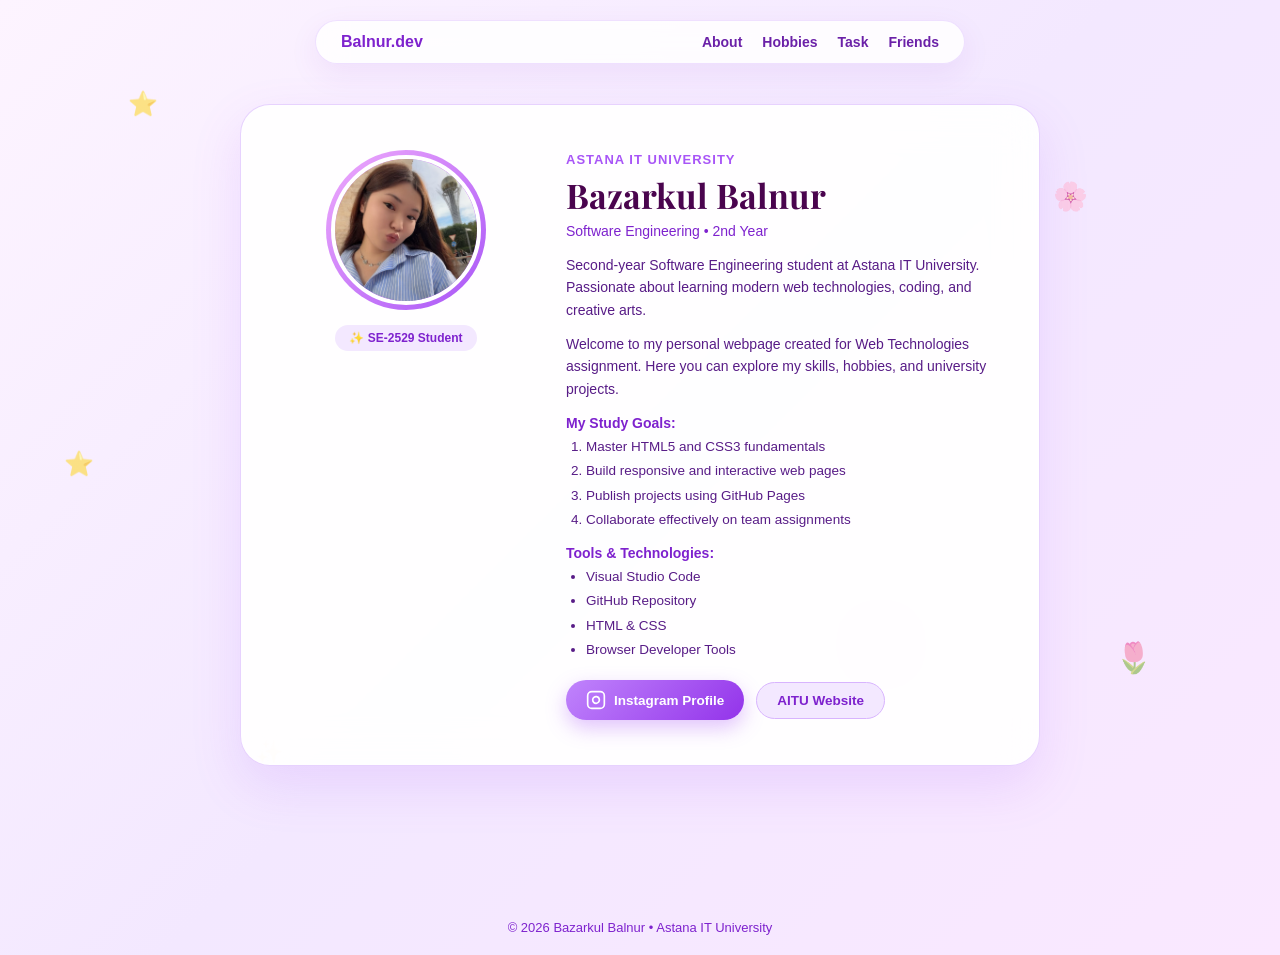
<file: index.html>
<!DOCTYPE html>
<html lang="en">
<head>
    <meta charset="UTF-8">
    <meta name="viewport" content="width=device-width, initial-scale=1.0">
    <title>Bazarkul Balnur | Portfolio</title>
    <link rel="stylesheet" href="styles.css">
    <link href="https://fonts.googleapis.com/css2?family=Outfit:wght@300;400;500;600;700&family=Playfair+Display:ital,wght@0,600;1,400&display=swap" rel="stylesheet">
</head>
<body>

    <div class="magic-bg">
        <div class="sparkle s1">⭐</div>
        <div class="sparkle s2">🌸</div>
        <div class="sparkle s3">✨</div>
        <div class="sparkle s4">🌷</div>
        <div class="sparkle s5">⭐</div>
        <div class="sparkle s6">🌸</div>
    </div>

    <nav class="glass-nav">
        <div class="nav-brand">Balnur.dev</div>
        <ul>
            <li><a onclick="showSection('about')" style="cursor: pointer;">About</a></li>
            <li><a onclick="showSection('hobbies')" style="cursor: pointer;">Hobbies</a></li>
            <li><a href="tasks.html">Task</a></li>
            <li><a onclick="showSection('friends')" style="cursor: pointer;">Friends</a></li>
        </ul>
    </nav>

    <main class="main-container">
        
        <section id="about" class="hero-card active-section">
            <div class="profile-layout">
                <div class="avatar-column">
                    <div class="avatar-ring">
                        <img src="avatar.jpg" alt="Bazarkul Balnur profile picture" class="user-avatar" onerror="this.src='https://images.unsplash.com/photo-1534528741775-53994a69daeb?w=500'">
                    </div>
                    <div class="status-badge">✨ SE-2529 Student</div>
                </div>

                <div class="info-column">
                    <span class="university-tag">Astana IT University</span>
                    <h1 class="user-name">Bazarkul Balnur</h1>
                    <p class="user-role">Software Engineering • 2nd Year</p>
                    
                    <p class="user-bio">
                        Second-year Software Engineering student at Astana IT University. Passionate about learning modern web technologies, coding, and creative arts.
                    </p>
                    <p class="user-bio">
                        Welcome to my personal webpage created for Web Technologies assignment. Here you can explore my skills, hobbies, and university projects.
                    </p>

                    <div class="list-box">
                        <h3>My Study Goals:</h3>
                        <ol class="assignment-ol">
                            <li>Master HTML5 and CSS3 fundamentals</li>
                            <li>Build responsive and interactive web pages</li>
                            <li>Publish projects using GitHub Pages</li>
                            <li>Collaborate effectively on team assignments</li>
                        </ol>
                    </div>

                    <div class="list-box">
                        <h3>Tools & Technologies:</h3>
                        <ul class="assignment-ul">
                            <li>Visual Studio Code</li>
                            <li>GitHub Repository</li>
                            <li>HTML & CSS</li>
                            <li>Browser Developer Tools</li>
                        </ul>
                    </div>

                    <div class="action-row" style="margin-top: 20px;">
                        <a href="https://www.instagram.com/balnur_muxankyzy_?stkn=MW1kNTU1ZHZtZGFreg%3D%3D&utm_source=qr" target="_blank" class="instagram-btn">
                            <svg class="insta-icon" viewBox="0 0 24 24" width="20" height="20" stroke="currentColor" stroke-width="2" fill="none"><rect x="2" y="2" width="20" height="20" rx="5" ry="5"></rect><path d="M16 11.37A4 4 0 1 1 12.63 8 4 4 0 0 1 16 11.37z"></path><line x1="17.5" y1="6.5" x2="17.51" y2="6.5"></line></svg>
                            <span>Instagram Profile</span>
                        </a>
                        <a href="https://astanait.edu.kz" target="_blank" class="secondary-link-btn">AITU Website</a>
                    </div>
                </div>
            </div>
        </section>

        <section id="hobbies" class="hero-card hidden-section">
            <div class="info-column full-width">
                <span class="university-tag">Interests & Passions</span>
                <h1 class="user-name">My Hobbies</h1>
                <p class="user-bio">Things I love to do in my free time:</p>
                
                <div class="hobbies-grid-large">
                    <div class="hobby-card-item">
                        <span class="hobby-icon">🎵</span>
                        <h3>Playing Dombra</h3>
                        <p>Enjoying traditional Kazakh melodies and bringing peace through music.</p>
                    </div>
                    <div class="hobby-card-item">
                        <span class="hobby-icon">✍️</span>
                        <h3>Writing Poems</h3>
                        <p>Expressing thoughts, emotions, and creativity through verses.</p>
                    </div>
                    <div class="hobby-card-item">
                        <span class="hobby-icon">📚</span>
                        <h3>Reading Books</h3>
                        <p>Exploring fiction and self-development literature to expand horizons.</p>
                    </div>
                </div>
            </div>
        </section>

        <section id="friends" class="hero-card hidden-section">
            <div class="info-column full-width text-center">
                <span class="university-tag">Best Friend & Teammate</span>
                <h1 class="user-name">Friends</h1>
                
                <div class="friend-card-content-large">
                    <div class="friend-photos-grid">
                        <img src="friend1.jpg" alt="Ayazhan and Balnur photo 1" class="shared-photo" onerror="this.src='https://images.unsplash.com/photo-1529156069898-49953e39b3ac?w=500'">
                        <img src="friend2.jpg" alt="Ayazhan and Balnur photo 2" class="shared-photo" onerror="this.src='https://images.unsplash.com/photo-1517841905240-472988babdf9?w=500'">
                    </div>

                    <div class="friend-text-box">
                        <h2>My Soulmate & Partner in Crime 🌸</h2>
                        <p class="user-bio">
                            Ever since our 1st year, my amazing friend Ayazhan and I have been doing all our group projects and university assignments together! We always work hard side by side and consistently get the highest scores. All our brightest university moments and achievements are the result of our strong teamwork! ✨
                        </p>

                        <a href="https://youtube.com/shorts/Tz8qyCKa01o?si=RLAMjOqoi4_MPEoV" target="_blank" class="youtube-btn">
                            <svg class="yt-icon" viewBox="0 0 24 24" width="22" height="22" stroke="currentColor" stroke-width="2" fill="none"><path d="M22.54 6.42a2.78 2.78 0 0 0-1.95-1.96C18.88 4 12 4 12 4s-6.88 0-8.59.46a2.78 2.78 0 0 0-1.95 1.96A29 29 0 0 0 1 12a29 29 0 0 0 .46 5.58 2.78 2.78 0 0 0 1.95 1.96C5.12 20 12 20 12 20s6.88 0 8.59-.46a2.78 2.78 0 0 0 1.95-1.96A29 29 0 0 0 23 12a29 29 0 0 0-.46-5.58z"></path><polygon points="9.75 15.02 15.5 12 9.75 8.98 9.75 15.02" fill="currentColor"></polygon></svg>
                            <span>Watch Our YouTube Video</span>
                        </a>
                    </div>
                </div>
            </div>
        </section>

    </main>

    <footer class="site-footer">
        <p>&copy; 2026 Bazarkul Balnur • Astana IT University</p>
    </footer>

    <script>
        function showSection(sectionId) {
            const sections = document.querySelectorAll('.hero-card');
            sections.forEach(sec => {
                sec.classList.remove('active-section');
                sec.classList.add('hidden-section');
            });
            const target = document.getElementById(sectionId);
            if (target) {
                target.classList.remove('hidden-section');
                target.classList.add('active-section');
            }
        }
    </script>
</body>
</html>
</file>
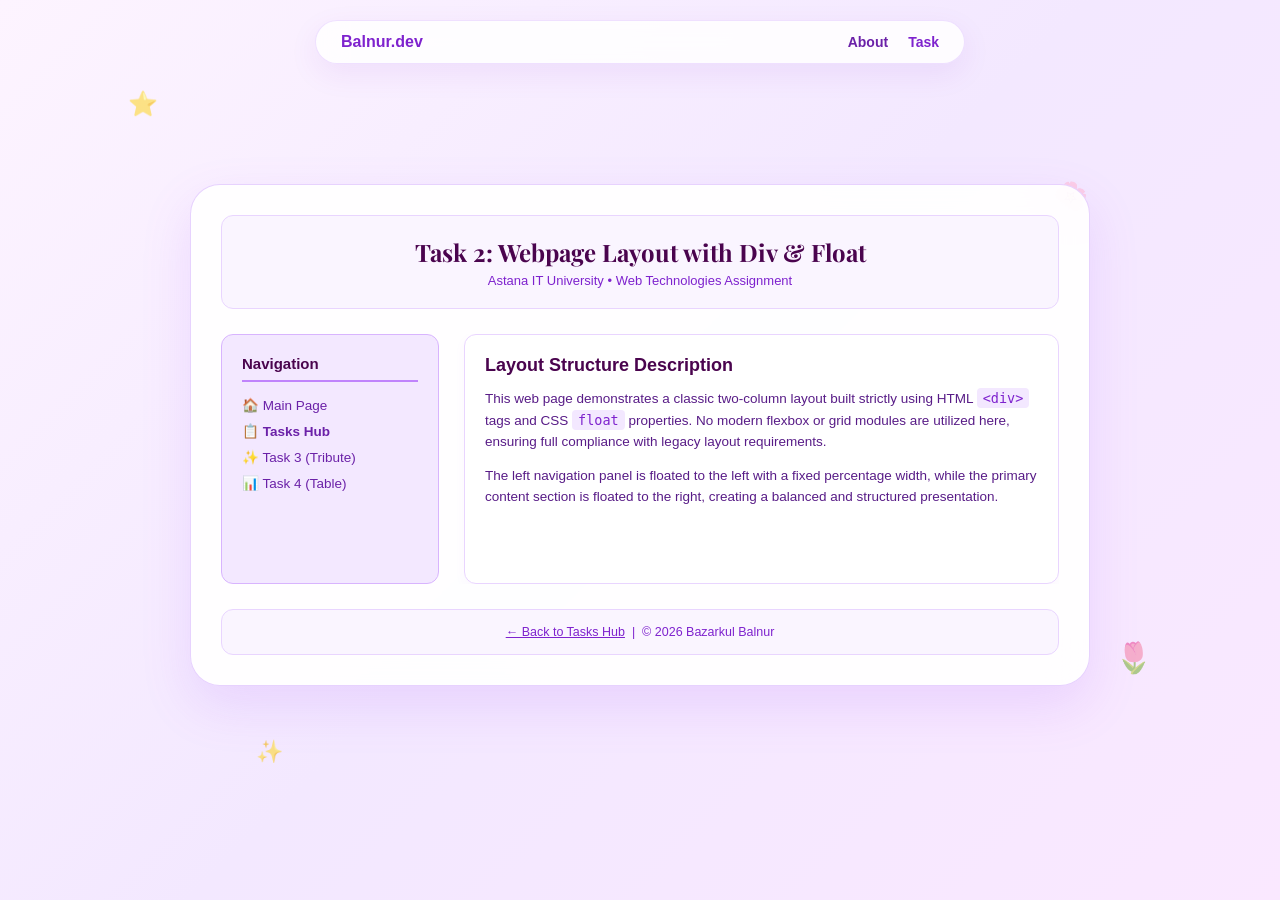
<file: task2.html>
<!DOCTYPE html>
<html lang="en">
<head>
    <meta charset="UTF-8">
    <meta name="viewport" content="width=device-width, initial-scale=1.0">
    <title>Task 2 | Webpage Layout with Div & Float</title>
    <link rel="stylesheet" href="styles.css">
    <link href="https://fonts.googleapis.com/css2?family=Outfit:wght@300;400;500;600;700&family=Playfair+Display:ital,wght@0,600;1,400&display=swap" rel="stylesheet">
</head>
<body>

    <div class="magic-bg">
        <div class="sparkle s1">⭐</div>
        <div class="sparkle s2">🌸</div>
        <div class="sparkle s3">✨</div>
        <div class="sparkle s4">🌷</div>
    </div>

    <nav class="glass-nav">
        <div class="nav-brand">Balnur.dev</div>
        <ul>
            <li><a href="index.html">About</a></li>
            <li><a href="tasks.html" style="color: #7e22ce; font-weight: 700;">Task</a></li>
        </ul>
    </nav>

    <main class="main-container">
        <div class="hero-card" style="max-width: 900px; padding: 30px;">
            
            <header style="background: #faf5ff; padding: 20px; border-radius: 12px; text-align: center; margin-bottom: 25px; border: 1px solid #e9d5ff;">
                <h1 style="color: #4a044e; font-family: 'Playfair Display', serif; font-size: 24px; margin-bottom: 5px;">Task 2: Webpage Layout with Div & Float</h1>
                <p style="color: #7e22ce; font-size: 13px;">Astana IT University • Web Technologies Assignment</p>
            </header>

            <div style="overflow: hidden; margin-bottom: 25px;">
                
                <aside style="float: left; width: 26%; background: #f3e8ff; border: 1px solid #d8b4fe; padding: 20px; border-radius: 12px; min-height: 250px; box-sizing: border-box;">
                    <h3 style="color: #4a044e; font-size: 15px; margin-bottom: 15px; border-bottom: 2px solid #c084fc; padding-bottom: 8px;">Navigation</h3>
                    <ul style="list-style: none; padding: 0; margin: 0; font-size: 13.5px;">
                        <li style="margin-bottom: 10px;"><a href="index.html" style="color: #6b21a8; text-decoration: none;">🏠 Main Page</a></li>
                        <li style="margin-bottom: 10px;"><a href="tasks.html" style="color: #6b21a8; text-decoration: none; font-weight: bold;">📋 Tasks Hub</a></li>
                        <li style="margin-bottom: 10px;"><a href="task3.html" style="color: #6b21a8; text-decoration: none;">✨ Task 3 (Tribute)</a></li>
                        <li style="margin-bottom: 10px;"><a href="task4.html" style="color: #6b21a8; text-decoration: none;">📊 Task 4 (Table)</a></li>
                    </ul>
                </aside>

                <section style="float: right; width: 71%; background: #ffffff; border: 1px solid #e9d5ff; padding: 20px; border-radius: 12px; min-height: 250px; box-sizing: border-box; box-shadow: 0 4px 12px rgba(168, 85, 247, 0.04);">
                    <h2 style="color: #4a044e; font-size: 18px; margin-bottom: 12px;">Layout Structure Description</h2>
                    <p style="color: #581c87; font-size: 13.5px; line-height: 1.6; margin-bottom: 12px;">
                        This web page demonstrates a classic two-column layout built strictly using HTML <code style="background: #f3e8ff; padding: 2px 6px; border-radius: 4px; color: #7e22ce;">&lt;div&gt;</code> tags and CSS <code style="background: #f3e8ff; padding: 2px 6px; border-radius: 4px; color: #7e22ce;">float</code> properties. No modern flexbox or grid modules are utilized here, ensuring full compliance with legacy layout requirements.
                    </p>
                    <p style="color: #581c87; font-size: 13.5px; line-height: 1.6;">
                        The left navigation panel is floated to the left with a fixed percentage width, while the primary content section is floated to the right, creating a balanced and structured presentation.
                    </p>
                </section>

                <div style="clear: both;"></div>
            </div>

            <footer style="background: #faf5ff; padding: 15px; border-radius: 12px; text-align: center; border: 1px solid #e9d5ff;">
                <p style="color: #7e22ce; font-size: 12.5px; font-weight: 500;">
                    <a href="tasks.html" style="color: #7e22ce; text-decoration: underline;">← Back to Tasks Hub</a> &nbsp;|&nbsp; &copy; 2026 Bazarkul Balnur
                </p>
            </footer>

        </div>
    </main>

</body>
</html>
</file>
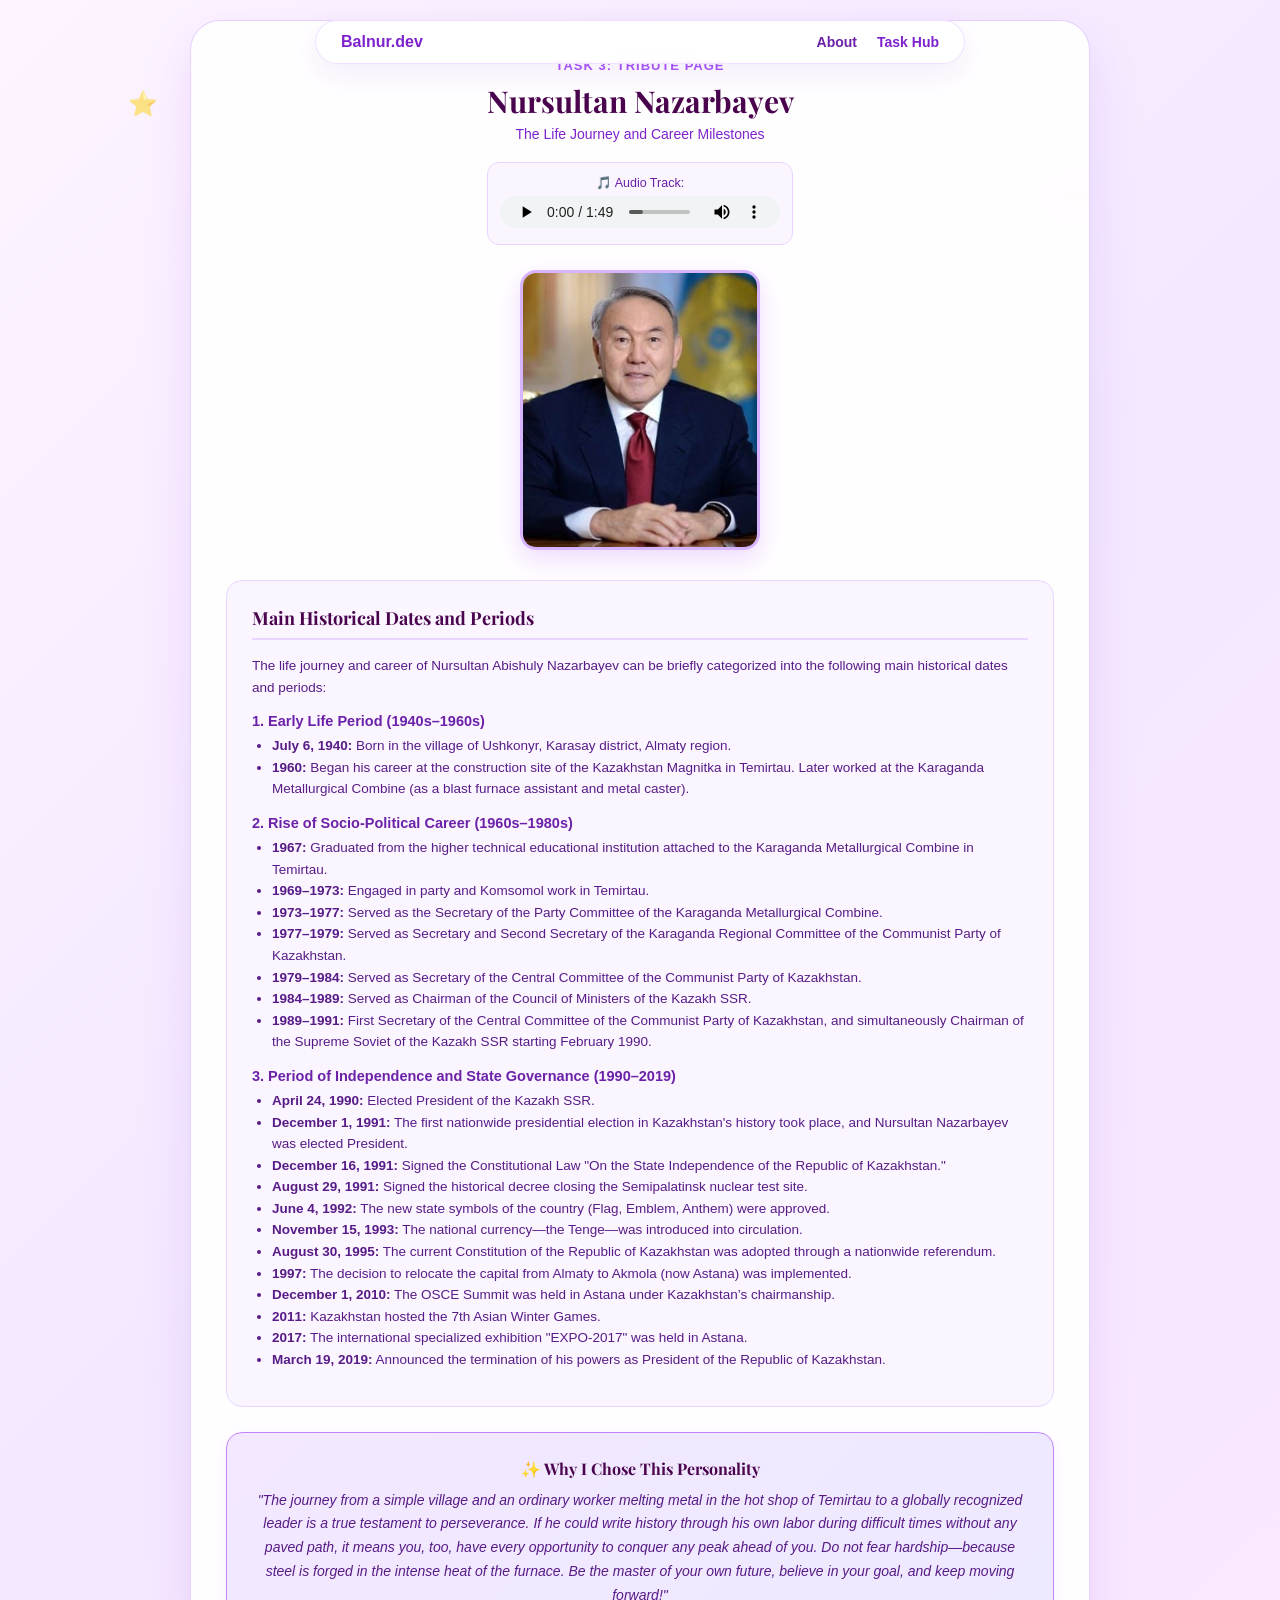
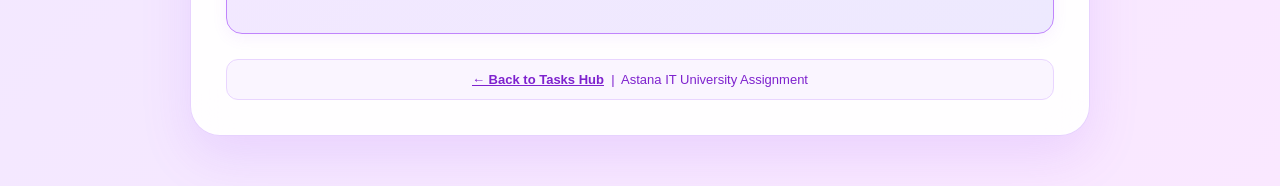
<file: task3.html>
<!DOCTYPE html>
<html lang="en">
<head>
    <meta charset="UTF-8">
    <meta name="viewport" content="width=device-width, initial-scale=1.0">
    <title>Task 3 | Tribute to Nursultan Nazarbayev</title>
    <link rel="stylesheet" href="styles.css">
    <link href="https://fonts.googleapis.com/css2?family=Outfit:wght@300;400;500;600;700&family=Playfair+Display:ital,wght@0,600;1,400&display=swap" rel="stylesheet">
</head>
<body>

    <div class="magic-bg">
        <div class="sparkle s1">⭐</div>
        <div class="sparkle s2">🌸</div>
        <div class="sparkle s3">✨</div>
    </div>

    <nav class="glass-nav">
        <div class="nav-brand">Balnur.dev</div>
        <ul>
            <li><a href="index.html">About</a></li>
            <li><a href="tasks.html" style="color: #7e22ce; font-weight: 700;">Task Hub</a></li>
        </ul>
    </nav>

    <main class="main-container">
        <section class="hero-card" style="max-width: 900px; padding: 35px; text-align: center;">
            <div class="info-column full-width">
                
                <span class="university-tag" style="margin-bottom: 8px; display: inline-block;">Task 3: Tribute Page</span>
                <h1 style="color: #4a044e; font-family: 'Playfair Display', serif; font-size: 30px; margin-bottom: 5px;">Nursultan Nazarbayev</h1>
                <p style="color: #7e22ce; font-size: 14px; margin-bottom: 20px;">The Life Journey and Career Milestones</p>
                
                <div style="background: #faf5ff; padding: 12px; border-radius: 12px; border: 1px solid #e9d5ff; margin-bottom: 25px; display: inline-block;">
                    <p style="color: #6b21a8; font-size: 12.5px; margin-bottom: 6px; font-weight: 500;">🎵 Audio Track:</p>
                    <audio controls style="width: 280px; height: 32px;">
                        <source src="patriot.mp3" type="audio/mpeg">
                    </audio>
                </div>

                <div style="margin-bottom: 30px;">
                    <div style="width: 240px; height: 280px; margin: 0 auto; border-radius: 16px; overflow: hidden; border: 3px solid #d8b4fe; box-shadow: 0 10px 25px rgba(168, 85, 247, 0.2);">
                        <img src="nazarbayev.jpg" alt="Nursultan Nazarbayev" style="width: 100%; height: 100%; object-fit: cover;">
                    </div>
                </div>

                <div style="background: #faf5ff; border: 1px solid #e9d5ff; padding: 25px; border-radius: 16px; text-align: left; margin-bottom: 25px;">
                    <h3 style="color: #4a044e; font-size: 18px; margin-bottom: 15px; font-family: 'Playfair Display', serif; border-bottom: 2px solid #e9d5ff; padding-bottom: 8px;">Main Historical Dates and Periods</h3>
                    
                    <p style="color: #581c87; font-size: 13.5px; line-height: 1.6; margin-bottom: 12px;">
                        The life journey and career of Nursultan Abishuly Nazarbayev can be briefly categorized into the following main historical dates and periods:
                    </p>

                    <h4 style="color: #6b21a8; font-size: 14.5px; margin-top: 15px; margin-bottom: 6px;">1. Early Life Period (1940s–1960s)</h4>
                    <ul style="color: #581c87; font-size: 13.5px; line-height: 1.6; padding-left: 20px; margin-bottom: 10px;">
                        <li><b>July 6, 1940:</b> Born in the village of Ushkonyr, Karasay district, Almaty region.</li>
                        <li><b>1960:</b> Began his career at the construction site of the Kazakhstan Magnitka in Temirtau. Later worked at the Karaganda Metallurgical Combine (as a blast furnace assistant and metal caster).</li>
                    </ul>

                    <h4 style="color: #6b21a8; font-size: 14.5px; margin-top: 15px; margin-bottom: 6px;">2. Rise of Socio-Political Career (1960s–1980s)</h4>
                    <ul style="color: #581c87; font-size: 13.5px; line-height: 1.6; padding-left: 20px; margin-bottom: 10px;">
                        <li><b>1967:</b> Graduated from the higher technical educational institution attached to the Karaganda Metallurgical Combine in Temirtau.</li>
                        <li><b>1969–1973:</b> Engaged in party and Komsomol work in Temirtau.</li>
                        <li><b>1973–1977:</b> Served as the Secretary of the Party Committee of the Karaganda Metallurgical Combine.</li>
                        <li><b>1977–1979:</b> Served as Secretary and Second Secretary of the Karaganda Regional Committee of the Communist Party of Kazakhstan.</li>
                        <li><b>1979–1984:</b> Served as Secretary of the Central Committee of the Communist Party of Kazakhstan.</li>
                        <li><b>1984–1989:</b> Served as Chairman of the Council of Ministers of the Kazakh SSR.</li>
                        <li><b>1989–1991:</b> First Secretary of the Central Committee of the Communist Party of Kazakhstan, and simultaneously Chairman of the Supreme Soviet of the Kazakh SSR starting February 1990.</li>
                    </ul>

                    <h4 style="color: #6b21a8; font-size: 14.5px; margin-top: 15px; margin-bottom: 6px;">3. Period of Independence and State Governance (1990–2019)</h4>
                    <ul style="color: #581c87; font-size: 13.5px; line-height: 1.6; padding-left: 20px; margin-bottom: 10px;">
                        <li><b>April 24, 1990:</b> Elected President of the Kazakh SSR.</li>
                        <li><b>December 1, 1991:</b> The first nationwide presidential election in Kazakhstan's history took place, and Nursultan Nazarbayev was elected President.</li>
                        <li><b>December 16, 1991:</b> Signed the Constitutional Law "On the State Independence of the Republic of Kazakhstan."</li>
                        <li><b>August 29, 1991:</b> Signed the historical decree closing the Semipalatinsk nuclear test site.</li>
                        <li><b>June 4, 1992:</b> The new state symbols of the country (Flag, Emblem, Anthem) were approved.</li>
                        <li><b>November 15, 1993:</b> The national currency—the Tenge—was introduced into circulation.</li>
                        <li><b>August 30, 1995:</b> The current Constitution of the Republic of Kazakhstan was adopted through a nationwide referendum.</li>
                        <li><b>1997:</b> The decision to relocate the capital from Almaty to Akmola (now Astana) was implemented.</li>
                        <li><b>December 1, 2010:</b> The OSCE Summit was held in Astana under Kazakhstan’s chairmanship.</li>
                        <li><b>2011:</b> Kazakhstan hosted the 7th Asian Winter Games.</li>
                        <li><b>2017:</b> The international specialized exhibition "EXPO-2017" was held in Astana.</li>
                        <li><b>March 19, 2019:</b> Announced the termination of his powers as President of the Republic of Kazakhstan.</li>
                    </ul>
                </div>

                <div style="background: linear-gradient(135deg, #f3e8ff 0%, #ede9fe 100%); border: 1px solid #c084fc; padding: 25px; border-radius: 16px; text-align: center; margin-bottom: 25px; box-shadow: 0 4px 15px rgba(168, 85, 247, 0.08);">
                    <h3 style="color: #4a044e; font-size: 16px; margin-bottom: 10px; font-family: 'Playfair Display', serif;">✨ Why I Chose This Personality</h3>
                    <p style="color: #581c87; font-size: 14px; line-height: 1.7; font-style: italic; margin: 0;">
                        "The journey from a simple village and an ordinary worker melting metal in the hot shop of Temirtau to a globally recognized leader is a true testament to perseverance. If he could write history through his own labor during difficult times without any paved path, it means you, too, have every opportunity to conquer any peak ahead of you. Do not fear hardship—because steel is forged in the intense heat of the furnace. Be the master of your own future, believe in your goal, and keep moving forward!"
                    </p>
                </div>

                <footer style="background: #faf5ff; padding: 12px; border-radius: 12px; border: 1px solid #e9d5ff;">
                    <p style="color: #7e22ce; font-size: 13px;">
                        <a href="tasks.html" style="color: #7e22ce; text-decoration: underline; font-weight: 600;">← Back to Tasks Hub</a> &nbsp;|&nbsp; Astana IT University Assignment
                    </p>
                </footer>

            </div>
        </section>
    </main>

</body>
</html>
</file>
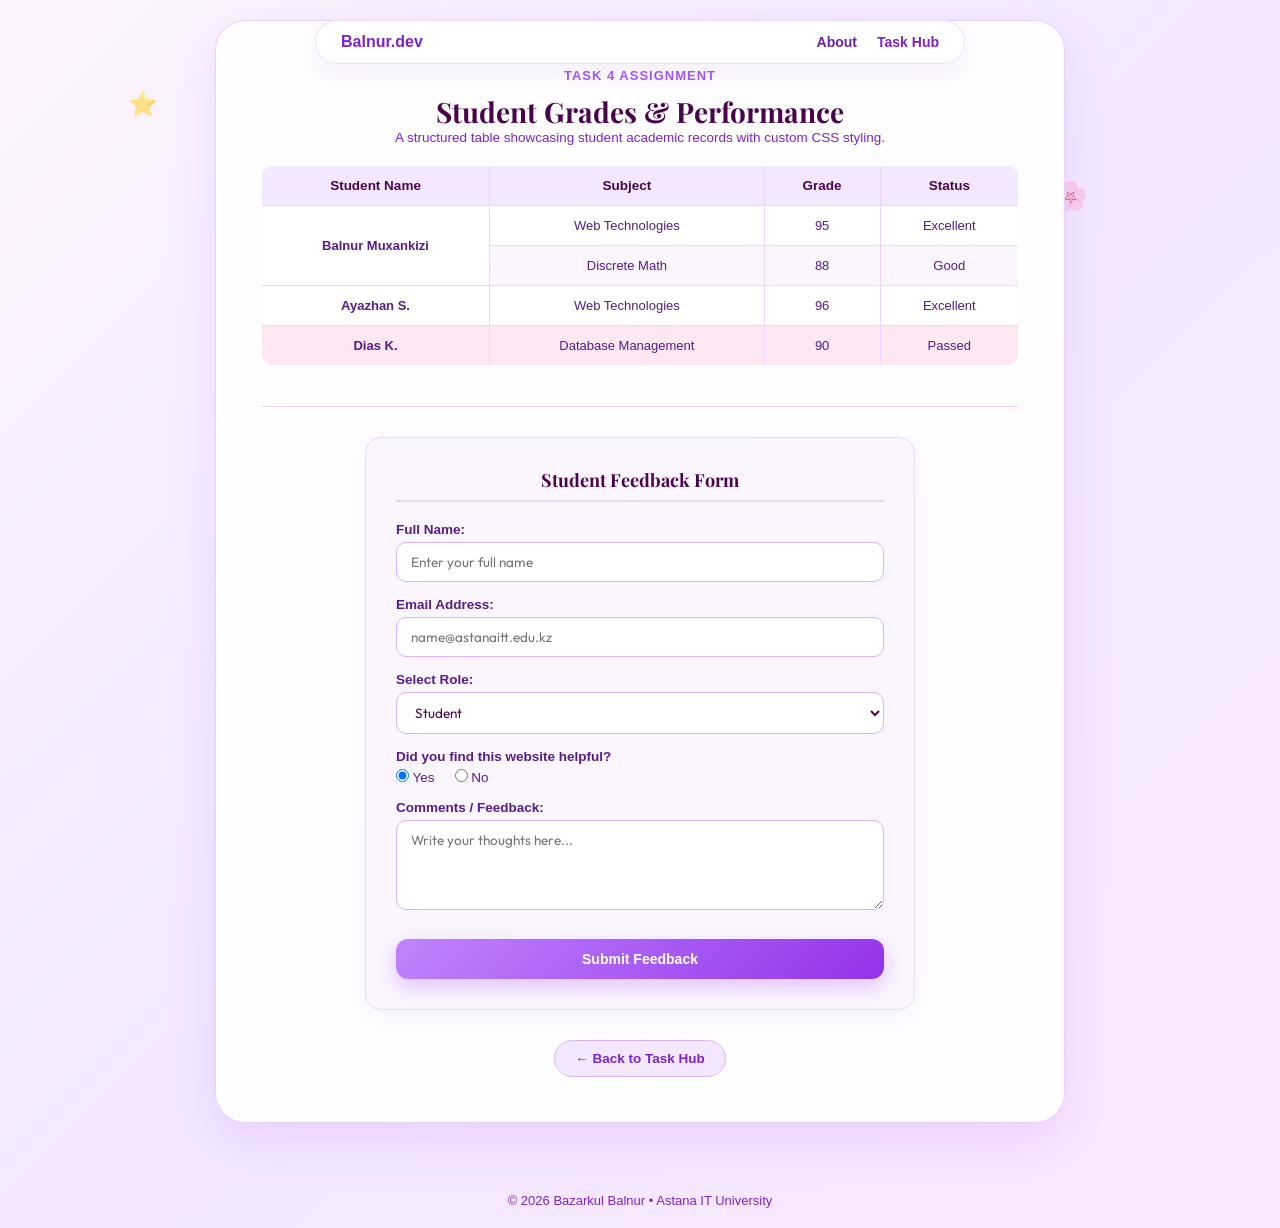
<file: task4.html>
<!DOCTYPE html>
<html lang="en">
<head>
    <meta charset="UTF-8">
    <meta name="viewport" content="width=device-width, initial-scale=1.0">
    <title>Task 4 | Table & Form Styling</title>
    <link rel="stylesheet" href="styles.css">
    <link href="https://fonts.googleapis.com/css2?family=Outfit:wght@300;400;500;600;700&family=Playfair+Display:ital,wght@0,600;1,400&display=swap" rel="stylesheet">
</head>
<body>

    <div class="magic-bg">
        <div class="sparkle s1">⭐</div>
        <div class="sparkle s2">🌸</div>
        <div class="sparkle s3">✨</div>
    </div>

    <nav class="glass-nav">
        <div class="nav-brand">Balnur.dev</div>
        <ul>
            <li><a href="index.html">About</a></li>
            <li><a href="tasks.html" style="color: #7e22ce; font-weight: 700;">Task Hub</a></li>
        </ul>
    </nav>

    <main class="main-container">
        <section class="hero-card" style="max-width: 850px; width: 100%;">
            
            <div class="text-center" style="margin-bottom: 10px;">
                <span class="university-tag">Task 4 Assignment</span>
                <h2 id="grades-heading" style="font-family: 'Playfair Display', serif; color: #4a044e; font-size: 28px; margin-top: 5px;">
                    Student Grades & Performance
                </h2>
                <p style="color: #7e22ce; font-size: 13.5px; margin-bottom: 20px;">
                    A structured table showcasing student academic records with custom CSS styling.
                </p>
            </div>

            <div style="overflow-x: auto; margin-bottom: 40px;">
                <table class="custom-grades-table">
                    <thead>
                        <tr>
                            <th>Student Name</th>
                            <th>Subject</th>
                            <th>Grade</th>
                            <th>Status</th>
                        </tr>
                    </thead>
                    <tbody>
                        <tr>
                            <td rowspan="2" style="font-weight: 600;">Balnur Muxankizi</td>
                            <td>Web Technologies</td>
                            <td>95</td>
                            <td>Excellent</td>
                        </tr>
                        <tr>
                            <td>Discrete Math</td>
                            <td>88</td>
                            <td>Good</td>
                        </tr>
                        <tr>
                            <td style="font-weight: 600;">Ayazhan S.</td>
                            <td>Web Technologies</td>
                            <td>96</td>
                            <td>Excellent</td>
                        </tr>
                        <tr class="highlight-row">
                            <td style="font-weight: 600;">Dias K.</td>
                            <td>Database Management</td>
                            <td>90</td>
                            <td>Passed</td>
                        </tr>
                    </tbody>
                </table>
            </div>

            <hr style="border: none; border-top: 1px solid #e9d5ff; margin: 30px 0;">

            <div class="task-form-wrapper">
                <h3 id="form-heading" class="form-title">Student Feedback Form</h3>
                
                <form action="#" method="POST">
                    <div class="form-group">
                        <label for="student-name">Full Name:</label>
                        <input type="text" id="student-name" name="name" placeholder="Enter your full name" required>
                    </div>

                    <div class="form-group">
                        <label for="student-email">Email Address:</label>
                        <input type="email" id="student-email" name="email" placeholder="name@astanaitt.edu.kz" required>
                    </div>

                    <div class="form-group">
                        <label for="user-role">Select Role:</label>
                        <select id="user-role" name="role">
                            <option value="student">Student</option>
                            <option value="teacher">Teacher</option>
                            <option value="other">Other</option>
                        </select>
                    </div>

                    <div class="form-group">
                        <label>Did you find this website helpful?</label>
                        <div class="radio-options">
                            <label><input type="radio" name="helpful" value="yes" checked> Yes</label>
                            <label><input type="radio" name="helpful" value="no"> No</label>
                        </div>
                    </div>

                    <div class="form-group">
                        <label for="user-comments">Comments / Feedback:</label>
                        <textarea id="user-comments" name="comments" placeholder="Write your thoughts here..."></textarea>
                    </div>

                    <button type="submit" id="submit-btn-id" class="submit-btn-class">Submit Feedback</button>
                </form>
            </div>

            <div style="text-align: center; margin-top: 30px;">
                <a href="tasks.html" class="secondary-link-btn">← Back to Task Hub</a>
            </div>

        </section>
    </main>

    <footer class="site-footer">
        <p>&copy; 2026 Bazarkul Balnur • Astana IT University</p>
    </footer>

</body>
</html>
</file>
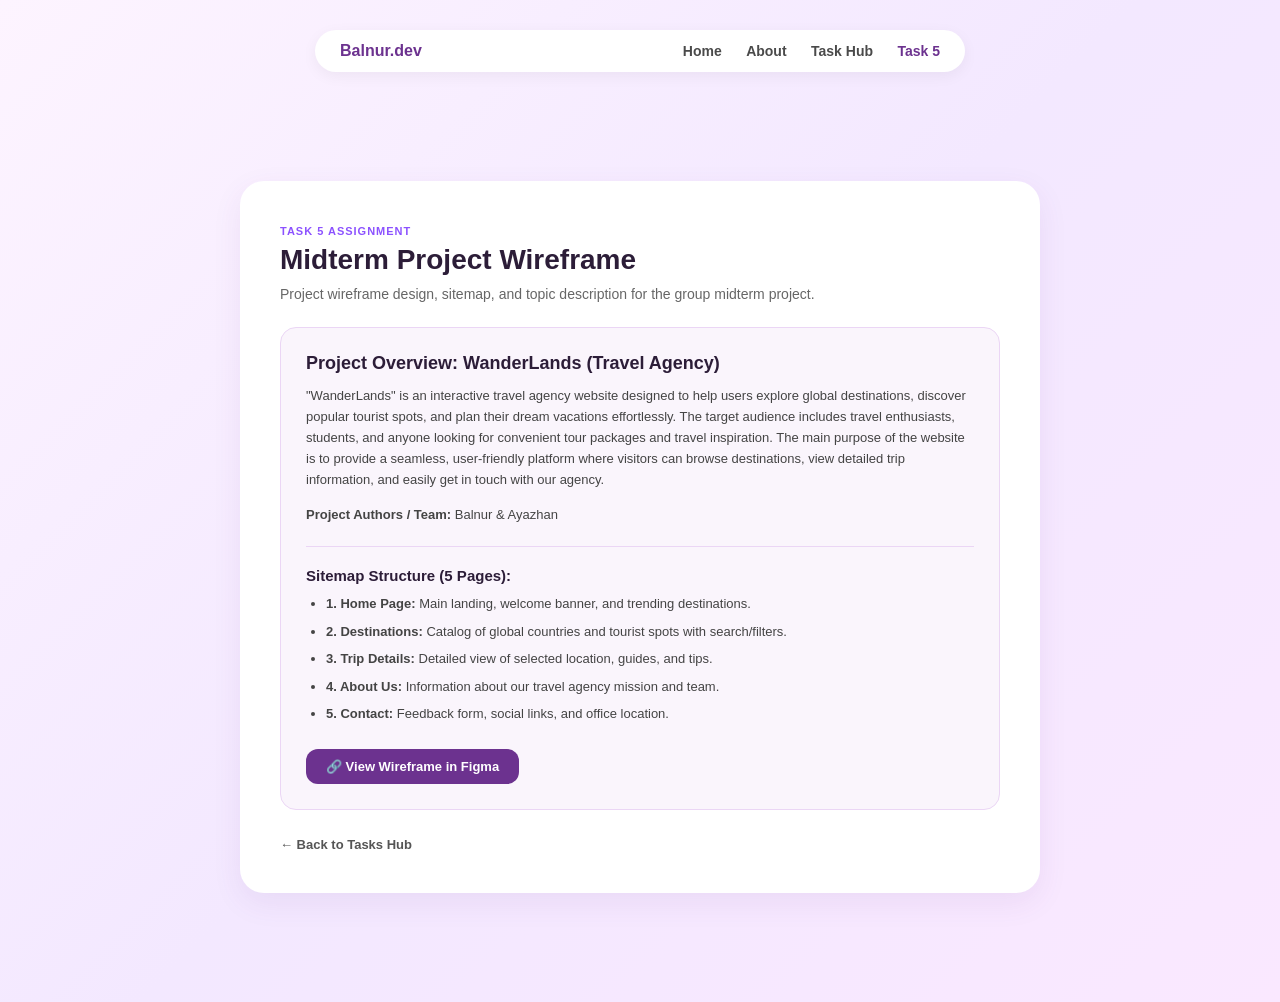
<file: task5.html>
<!DOCTYPE html>
<html lang="en">
<head>
    <meta charset="UTF-8">
    <meta name="viewport" content="width=device-width, initial-scale=1.0">
    <title>Task 5 - Midterm Project Wireframe</title>
    <link rel="stylesheet" href="styles.css">
</head>
<body>

    <header class="navbar-container">
        <div class="logo">Balnur.dev</div>
        <nav>
            <a href="index.html">Home</a>
            <a href="about.html">About</a>
            <a href="task-hub.html">Task Hub</a>
            <a href="task5.html" class="active">Task 5</a>
        </nav>
    </header>

    <main class="main-container">
        <div class="content-card">
            <span class="subtitle">TASK 5 ASSIGNMENT</span>
            <h1>Midterm Project Wireframe</h1>
            <p class="description">Project wireframe design, sitemap, and topic description for the group midterm project.</p>

            <div class="inner-box">
                <h2>Project Overview: WanderLands (Travel Agency)</h2>
                <p>
                    "WanderLands" is an interactive travel agency website designed to help users explore global destinations, discover popular tourist spots, and plan their dream vacations effortlessly. The target audience includes travel enthusiasts, students, and anyone looking for convenient tour packages and travel inspiration. The main purpose of the website is to provide a seamless, user-friendly platform where visitors can browse destinations, view detailed trip information, and easily get in touch with our agency.
                </p>
                <p><strong>Project Authors / Team:</strong> Balnur & Ayazhan</p>

                <hr style="border: 0; border-top: 1px solid #ebd6f5; margin: 20px 0;">

                <h3 style="font-size: 15px; color: #2c1d38; margin-bottom: 10px;">Sitemap Structure (5 Pages):</h3>
                <ul class="sitemap-list">
                    <li><strong>1. Home Page:</strong> Main landing, welcome banner, and trending destinations.</li>
                    <li><strong>2. Destinations:</strong> Catalog of global countries and tourist spots with search/filters.</li>
                    <li><strong>3. Trip Details:</strong> Detailed view of selected location, guides, and tips.</li>
                    <li><strong>4. About Us:</strong> Information about our travel agency mission and team.</li>
                    <li><strong>5. Contact:</strong> Feedback form, social links, and office location.</li>
                </ul>

                <div style="margin-top: 25px;">
                    <a href="https://www.figma.com/design/cbH71RZp9ssHYaxCtK7X0Z/WanderLands?node-id=0-1&t=ShfD9VKqKI7kiHC3-1" target="_blank" class="figma-btn">
                        🔗 View Wireframe in Figma
                    </a>
                </div>
            </div>

            <a href="task-hub.html" class="back-link">← Back to Tasks Hub</a>
        </div>
    </main>

</body>
</html>
</file>
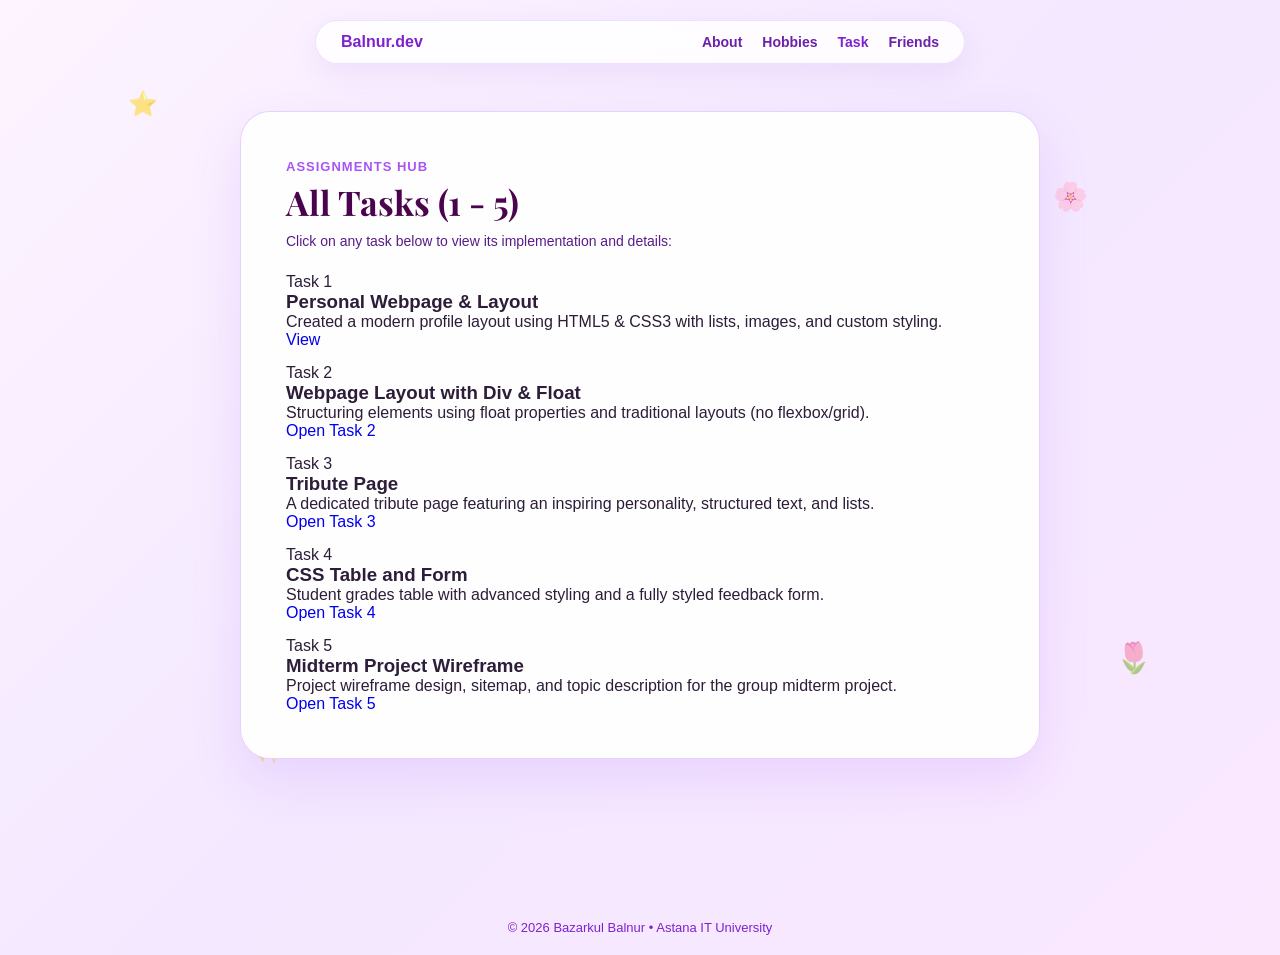
<file: tasks.html>
<!DOCTYPE html>
<html lang="en">
<head>
    <meta charset="UTF-8">
    <meta name="viewport" content="width=device-width, initial-scale=1.0">
    <title>Tasks Hub | Balnur's Portfolio</title>
    <link rel="stylesheet" href="styles.css">
    <link href="https://fonts.googleapis.com/css2?family=Outfit:wght@300;400;500;600;700&family=Playfair+Display:ital,wght@0,600;1,400&display=swap" rel="stylesheet">
</head>
<body>

    <div class="magic-bg">
        <div class="sparkle s1">⭐</div>
        <div class="sparkle s2">🌸</div>
        <div class="sparkle s3">✨</div>
        <div class="sparkle s4">🌷</div>
    </div>

    <nav class="glass-nav">
        <div class="nav-brand">Balnur.dev</div>
        <ul>
            <li><a href="index.html">About</a></li>
            <li><a href="index.html#hobbies">Hobbies</a></li>
            <li><a href="tasks.html" style="color: #7e22ce; font-weight: 700;">Task</a></li>
            <li><a href="index.html#friends">Friends</a></li>
        </ul>
    </nav>

    <main class="main-container">
        <section class="hero-card" style="max-width: 800px; width: 100%;">
            <div class="info-column full-width">
                <span class="university-tag">Assignments Hub</span>
                <h1 class="user-name">All Tasks (1 - 5)</h1>
                <p class="user-bio">Click on any task below to view its implementation and details:</p>
                
                <div class="tasks-list-container" style="margin-top: 20px; display: flex; flex-direction: column; gap: 15px;">
                    
                    <div class="task-item">
                        <span class="task-num">Task 1</span>
                        <div class="task-desc">
                            <h3>Personal Webpage & Layout</h3>
                            <p>Created a modern profile layout using HTML5 & CSS3 with lists, images, and custom styling.</p>
                        </div>
                        <a href="index.html" class="sub-btn" style="text-decoration: none;">View</a>
                    </div>

                    <div class="task-item">
                        <span class="task-num">Task 2</span>
                        <div class="task-desc">
                            <h3>Webpage Layout with Div & Float</h3>
                            <p>Structuring elements using float properties and traditional layouts (no flexbox/grid).</p>
                        </div>
                        <a href="task2.html" class="sub-btn" style="text-decoration: none;">Open Task 2</a>
                    </div>

                    <div class="task-item">
                        <span class="task-num">Task 3</span>
                        <div class="task-desc">
                            <h3>Tribute Page</h3>
                            <p>A dedicated tribute page featuring an inspiring personality, structured text, and lists.</p>
                        </div>
                        <a href="task3.html" class="sub-btn" style="text-decoration: none;">Open Task 3</a>
                    </div>

                    <div class="task-item">
                        <span class="task-num">Task 4</span>
                        <div class="task-desc">
                            <h3>CSS Table and Form</h3>
                            <p>Student grades table with advanced styling and a fully styled feedback form.</p>
                        </div>
                        <a href="task4.html" class="sub-btn" style="text-decoration: none;">Open Task 4</a>
                    </div>

                    <div class="task-item">
                        <span class="task-num">Task 5</span>
                        <div class="task-desc">
                            <h3>Midterm Project Wireframe</h3>
                            <p>Project wireframe design, sitemap, and topic description for the group midterm project.</p>
                        </div>
                        <a href="task5.html" class="sub-btn" style="text-decoration: none;">Open Task 5</a>
                    </div>

                </div>

            </div>
        </section>
    </main>

    <footer class="site-footer">
        <p>&copy; 2026 Bazarkul Balnur • Astana IT University</p>
    </footer>

</body>
</html>
</file>
<file: styles.css>
* {
    box-sizing: border-box;
    margin: 0;
    padding: 0;
}

body {
    font-family: 'Outfit', sans-serif;
    background: linear-gradient(135deg, #fdf4ff 0%, #f3e8ff 50%, #fae8ff 100%);
    color: #4a044e;
    min-height: 100vh;
    overflow-x: hidden;
    position: relative;
    -webkit-text-size-adjust: 100%;
}

.magic-bg {
    position: fixed;
    top: 0;
    left: 0;
    width: 100%;
    height: 100%;
    pointer-events: none;
    z-index: 0;
    overflow: hidden;
}

.sparkle {
    position: absolute;
    font-size: 24px;
    opacity: 0.6;
    animation: floatMagic 8s ease-in-out infinite alternate;
}

.s1 { top: 10%; left: 10%; animation-delay: 0s; }
.s2 { top: 20%; right: 15%; animation-delay: 1.5s; font-size: 28px; }
.s3 { bottom: 15%; left: 20%; animation-delay: 3s; font-size: 22px; }
.s4 { bottom: 25%; right: 10%; animation-delay: 2s; font-size: 30px; }
.s5 { top: 50%; left: 5%; animation-delay: 4s; }
.s6 { top: 70%; right: 30%; animation-delay: 2.5s; }

@keyframes floatMagic {
    0% { transform: translateY(0px) rotate(0deg) scale(1); opacity: 0.4; }
    50% { opacity: 0.8; }
    100% { transform: translateY(-40px) rotate(20deg) scale(1.2); opacity: 0.4; }
}

.glass-nav {
    position: fixed;
    top: 20px;
    left: 50%;
    transform: translateX(-50%);
    width: 90%;
    max-width: 650px;
    background: rgba(255, 255, 255, 0.85);
    backdrop-filter: blur(15px);
    -webkit-backdrop-filter: blur(15px);
    border: 1px solid rgba(216, 180, 254, 0.4);
    padding: 12px 25px;
    border-radius: 50px;
    display: flex;
    justify-content: space-between;
    align-items: center;
    z-index: 1000;
    box-shadow: 0 10px 30px rgba(126, 34, 206, 0.08);
}

.nav-brand {
    font-weight: 700;
    color: #7e22ce;
    font-size: 16px;
}

.glass-nav ul {
    list-style: none;
    display: flex;
    gap: 20px;
}

.glass-nav a {
    text-decoration: none;
    color: #6b21a8;
    font-size: 14px;
    font-weight: 600;
    cursor: pointer;
    transition: color 0.3s ease;
}

.glass-nav a:hover {
    color: #7e22ce;
}

.main-container {
    display: flex;
    justify-content: center;
    align-items: center;
    min-height: 100vh;
    padding: 120px 16px 40px 16px;
    position: relative;
    z-index: 1;
}

.hidden-section {
    display: none !important;
}

.active-section {
    display: block !important;
    animation: fadeInCard 0.6s ease-out;
}

@keyframes fadeInCard {
    from { opacity: 0; transform: translateY(20px); }
    to { opacity: 1; transform: translateY(0); }
}

.hero-card {
    position: relative;
    width: 100%;
    max-width: 800px;
    background: rgba(255, 255, 255, 0.92);
    backdrop-filter: blur(20px);
    -webkit-backdrop-filter: blur(20px);
    border: 1px solid rgba(216, 180, 254, 0.6);
    border-radius: 30px;
    padding: 45px;
    box-shadow: 0 20px 50px rgba(168, 85, 247, 0.15);
}

.profile-layout {
    display: grid;
    grid-template-columns: 240px 1fr;
    gap: 40px;
    align-items: start;
}

.avatar-column {
    display: flex;
    flex-direction: column;
    align-items: center;
    gap: 15px;
}

.avatar-ring {
    position: relative;
    padding: 5px;
    background: linear-gradient(135deg, #f0abfc, #a855f7);
    border-radius: 50%;
}

.user-avatar {
    width: 150px;
    height: 150px;
    border-radius: 50%;
    object-fit: cover;
    display: block;
    border: 4px solid #fff;
}

.status-badge {
    background: #f3e8ff;
    color: #7e22ce;
    padding: 6px 14px;
    border-radius: 20px;
    font-size: 12px;
    font-weight: 600;
}

.university-tag {
    display: inline-block;
    color: #a855f7;
    font-size: 13px;
    font-weight: 600;
    text-transform: uppercase;
    letter-spacing: 1px;
    margin-bottom: 5px;
}

.user-name {
    font-family: 'Playfair Display', serif;
    font-size: 34px;
    color: #4a044e;
    margin-bottom: 5px;
}

.user-role {
    font-size: 14px;
    color: #7e22ce;
    font-weight: 500;
    margin-bottom: 15px;
}

.user-bio {
    font-size: 14px;
    color: #581c87;
    line-height: 1.6;
    margin-bottom: 12px;
}

.list-box {
    margin-top: 15px;
    text-align: left;
}

.list-box h3 {
    font-size: 14px;
    color: #7e22ce;
    margin-bottom: 6px;
    font-weight: 600;
}

.assignment-ol, .assignment-ul {
    padding-left: 20px;
    font-size: 13.5px;
    color: #581c87;
    line-height: 1.5;
}

.assignment-ol li, .assignment-ul li {
    margin-bottom: 4px;
}

.full-width {
    width: 100%;
}

.text-center {
    text-align: center;
}

.action-row {
    display: flex;
    gap: 12px;
    align-items: center;
    flex-wrap: wrap;
}

.instagram-btn {
    display: inline-flex;
    align-items: center;
    gap: 8px;
    background: linear-gradient(135deg, #c084fc, #9333ea);
    color: white;
    padding: 10px 20px;
    border-radius: 30px;
    text-decoration: none;
    font-weight: 600;
    font-size: 13.5px;
    box-shadow: 0 8px 20px rgba(168, 85, 247, 0.35);
    transition: all 0.3s ease;
}

.instagram-btn:hover {
    transform: translateY(-3px);
    box-shadow: 0 12px 25px rgba(168, 85, 247, 0.5);
}

.secondary-link-btn {
    display: inline-flex;
    align-items: center;
    background: #f3e8ff;
    color: #7e22ce;
    padding: 10px 20px;
    border-radius: 30px;
    text-decoration: none;
    font-weight: 600;
    font-size: 13.5px;
    border: 1px solid #d8b4fe;
    transition: all 0.3s ease;
}

.secondary-link-btn:hover {
    background: #e9d5ff;
    transform: translateY(-2px);
}

.hobbies-grid-large {
    display: grid;
    grid-template-columns: repeat(auto-fit, minmax(180px, 1fr));
    gap: 15px;
    margin-top: 20px;
}

.hobby-card-item {
    background: #faf5ff;
    border: 1px solid #e9d5ff;
    padding: 20px;
    border-radius: 20px;
    text-align: center;
    transition: transform 0.3s ease, background 0.3s ease;
}

.hobby-card-item:hover {
    transform: translateY(-5px);
    background: #f3e8ff;
}

.hobby-icon {
    font-size: 28px;
    display: block;
    margin-bottom: 10px;
}

.hobby-card-item h3 {
    font-size: 15px;
    color: #581c87;
    margin-bottom: 6px;
}

.hobby-card-item p {
    font-size: 12.5px;
    color: #6b21a8;
    line-height: 1.4;
}

.friend-card-content-large {
    background: linear-gradient(135deg, #faf5ff 0%, #f3e8ff 100%);
    border: 1px solid #e9d5ff;
    padding: 30px;
    border-radius: 25px;
    max-width: 600px;
    margin: 20px auto 0 auto;
    box-shadow: 0 10px 30px rgba(168, 85, 247, 0.1);
}

.friend-photos-grid {
    display: flex;
    justify-content: center;
    gap: 15px;
    margin-bottom: 20px;
}

.shared-photo {
    width: 130px;
    height: 130px;
    border-radius: 20px;
    object-fit: cover;
    border: 3px solid #fff;
    box-shadow: 0 8px 20px rgba(168, 85, 247, 0.2);
}

.friend-text-box h2 {
    color: #7e22ce;
    font-size: 22px;
    margin-bottom: 12px;
    font-family: 'Playfair Display', serif;
}

.youtube-btn {
    display: inline-flex;
    align-items: center;
    gap: 10px;
    background: linear-gradient(135deg, #ef4444, #dc2626);
    color: white;
    padding: 12px 24px;
    border-radius: 30px;
    text-decoration: none;
    font-weight: 600;
    font-size: 14px;
    margin-top: 15px;
    box-shadow: 0 8px 20px rgba(239, 68, 68, 0.35);
    transition: all 0.3s ease;
}

.youtube-btn:hover {
    transform: translateY(-3px);
    box-shadow: 0 12px 25px rgba(239, 68, 68, 0.5);
}

.custom-grades-table {
    width: 100%;
    border-collapse: collapse;
    background: #ffffff;
    border-radius: 12px;
    overflow: hidden;
    border: 1px solid #e9d5ff;
}

.custom-grades-table th {
    background: #f3e8ff;
    color: #4a044e;
    padding: 12px 15px;
    border: 1px solid #e9d5ff;
    font-size: 13.5px;
    font-weight: 600;
}

.custom-grades-table td {
    padding: 12px 15px;
    border: 1px solid #e9d5ff;
    font-size: 13px;
    color: #581c87;
    text-align: center;
}

.custom-grades-table tbody tr:nth-child(even) {
    background-color: #faf5ff;
}

.custom-grades-table tr.highlight-row {
    background-color: #fce7f3 !important;
}

.task-form-wrapper {
    background: #faf5ff;
    border: 1px solid #e9d5ff;
    padding: 30px;
    border-radius: 16px;
    max-width: 550px;
    margin: 0 auto;
    text-align: left;
    box-shadow: 0 10px 30px rgba(168, 85, 247, 0.08);
}

#form-heading {
    color: #4a044e;
    font-size: 18px;
    margin-bottom: 20px;
    font-family: 'Playfair Display', serif;
    border-bottom: 2px solid #e9d5ff;
    padding-bottom: 8px;
    text-align: center;
}

.form-group {
    margin-bottom: 15px;
}

.form-group label {
    display: block;
    font-weight: bold;
    color: #581c87;
    font-size: 13.5px;
    margin-bottom: 5px;
}

.form-group input[type="text"],
.form-group input[type="email"],
.form-group select,
.form-group textarea {
    width: 100%;
    padding: 10px 14px;
    border: 1px solid #d8b4fe;
    border-radius: 10px;
    background: #ffffff;
    font-family: 'Outfit', sans-serif;
    font-size: 13.5px;
    color: #4a044e;
    outline: none;
    box-sizing: border-box;
}

.form-group textarea {
    resize: vertical;
    height: 90px;
}

.radio-options {
    display: flex;
    gap: 20px;
    align-items: center;
    font-size: 13.5px;
    color: #581c87;
}

.radio-options label {
    font-weight: normal;
    margin-bottom: 0;
    cursor: pointer;
}

.submit-btn-class {
    background: linear-gradient(135deg, #c084fc, #9333ea);
    color: white;
    padding: 12px 24px;
    border: none;
    border-radius: 12px;
    font-size: 14px;
    font-weight: 600;
    cursor: pointer;
    width: 100%;
    transition: all 0.3s ease;
    box-shadow: 0 8px 20px rgba(168, 85, 247, 0.3);
    margin-top: 10px;
}

.submit-btn-class:hover {
    background: linear-gradient(135deg, #b065f6, #8222d4);
    transform: translateY(-2px);
    box-shadow: 0 12px 25px rgba(168, 85, 247, 0.45);
}

.site-footer {
    text-align: center;
    padding: 20px;
    font-size: 13px;
    color: #7e22ce;
    font-weight: 500;
    position: relative;
    z-index: 1;
}

@media (max-width: 768px) {
    .glass-nav {
        width: 92% !important;
        padding: 10px 15px !important;
        top: 12px;
    }
    .glass-nav ul {
        gap: 10px !important;
    }
    .glass-nav a {
        font-size: 12px !important;
    }
    .main-container {
        padding: 95px 12px 20px 12px !important;
    }
    .hero-card {
        padding: 20px 16px !important;
        border-radius: 20px;
    }
    .profile-layout {
        grid-template-columns: 1fr !important;
        text-align: center;
        gap: 20px;
    }
    .user-name {
        font-size: 26px !important;
    }
    .action-row {
        justify-content: center;
    }
    .friend-photos-grid {
        flex-direction: column;
        align-items: center;
    }
    .shared-photo {
        width: 100%;
        max-width: 180px;
        height: 140px;
    }
}

body {
    background-color: #f7eefc;
    font-family: 'Segoe UI', Tahoma, Geneva, Verdana, sans-serif;
    margin: 0;
    padding: 0;
    color: #2c1d38;
}

.navbar-container {
    display: flex;
    justify-content: space-between;
    align-items: center;
    background-color: #ffffff;
    max-width: 650px;
    margin: 30px auto;
    padding: 12px 25px;
    border-radius: 30px;
    box-shadow: 0 4px 15px rgba(0, 0, 0, 0.05);
}

.logo {
    font-weight: bold;
    color: #6c328f;
    font-size: 16px;
}

.navbar-container nav a {
    text-decoration: none;
    color: #4a4a4a;
    margin-left: 20px;
    font-size: 14px;
    font-weight: 600;
}

.navbar-container nav a.active, 
.navbar-container nav a:hover {
    color: #6c328f;
}

.main-container {
    display: flex;
    justify-content: center;
    padding: 20px 20px 50px 20px;
}

.content-card {
    background-color: #ffffff;
    width: 100%;
    max-width: 800px;
    padding: 40px;
    border-radius: 24px;
    box-shadow: 0 10px 30px rgba(108, 50, 143, 0.08);
}

.subtitle {
    font-size: 11px;
    font-weight: bold;
    color: #8c52ff;
    letter-spacing: 1px;
}

.content-card h1 {
    font-size: 28px;
    color: #2c1d38;
    margin-top: 5px;
    margin-bottom: 10px;
}

.description {
    color: #666;
    font-size: 14px;
    margin-bottom: 25px;
}

.inner-box {
    background-color: #faf5fc;
    border: 1px solid #ebd6f5;
    border-radius: 16px;
    padding: 25px;
    margin-bottom: 25px;
}

.inner-box h2 {
    font-size: 18px;
    color: #2c1d38;
    margin-top: 0;
    margin-bottom: 12px;
}

.inner-box p {
    font-size: 13px;
    color: #444;
    line-height: 1.6;
    margin-bottom: 15px;
}

.sitemap-list {
    padding-left: 20px;
    margin-bottom: 0;
}

.sitemap-list li {
    font-size: 13px;
    color: #444;
    margin-bottom: 8px;
    line-height: 1.5;
}

.figma-btn {
    display: inline-block;
    background-color: #6c328f;
    color: white;
    padding: 10px 20px;
    border-radius: 12px;
    text-decoration: none;
    font-size: 13px;
    font-weight: 600;
    transition: background-color 0.2s;
}

.figma-btn:hover {
    background-color: #552470;
}

.back-link {
    text-decoration: none;
    color: #555;
    font-size: 13px;
    font-weight: 600;
}

.back-link:hover {
    color: #6c328f;
}
</file>
